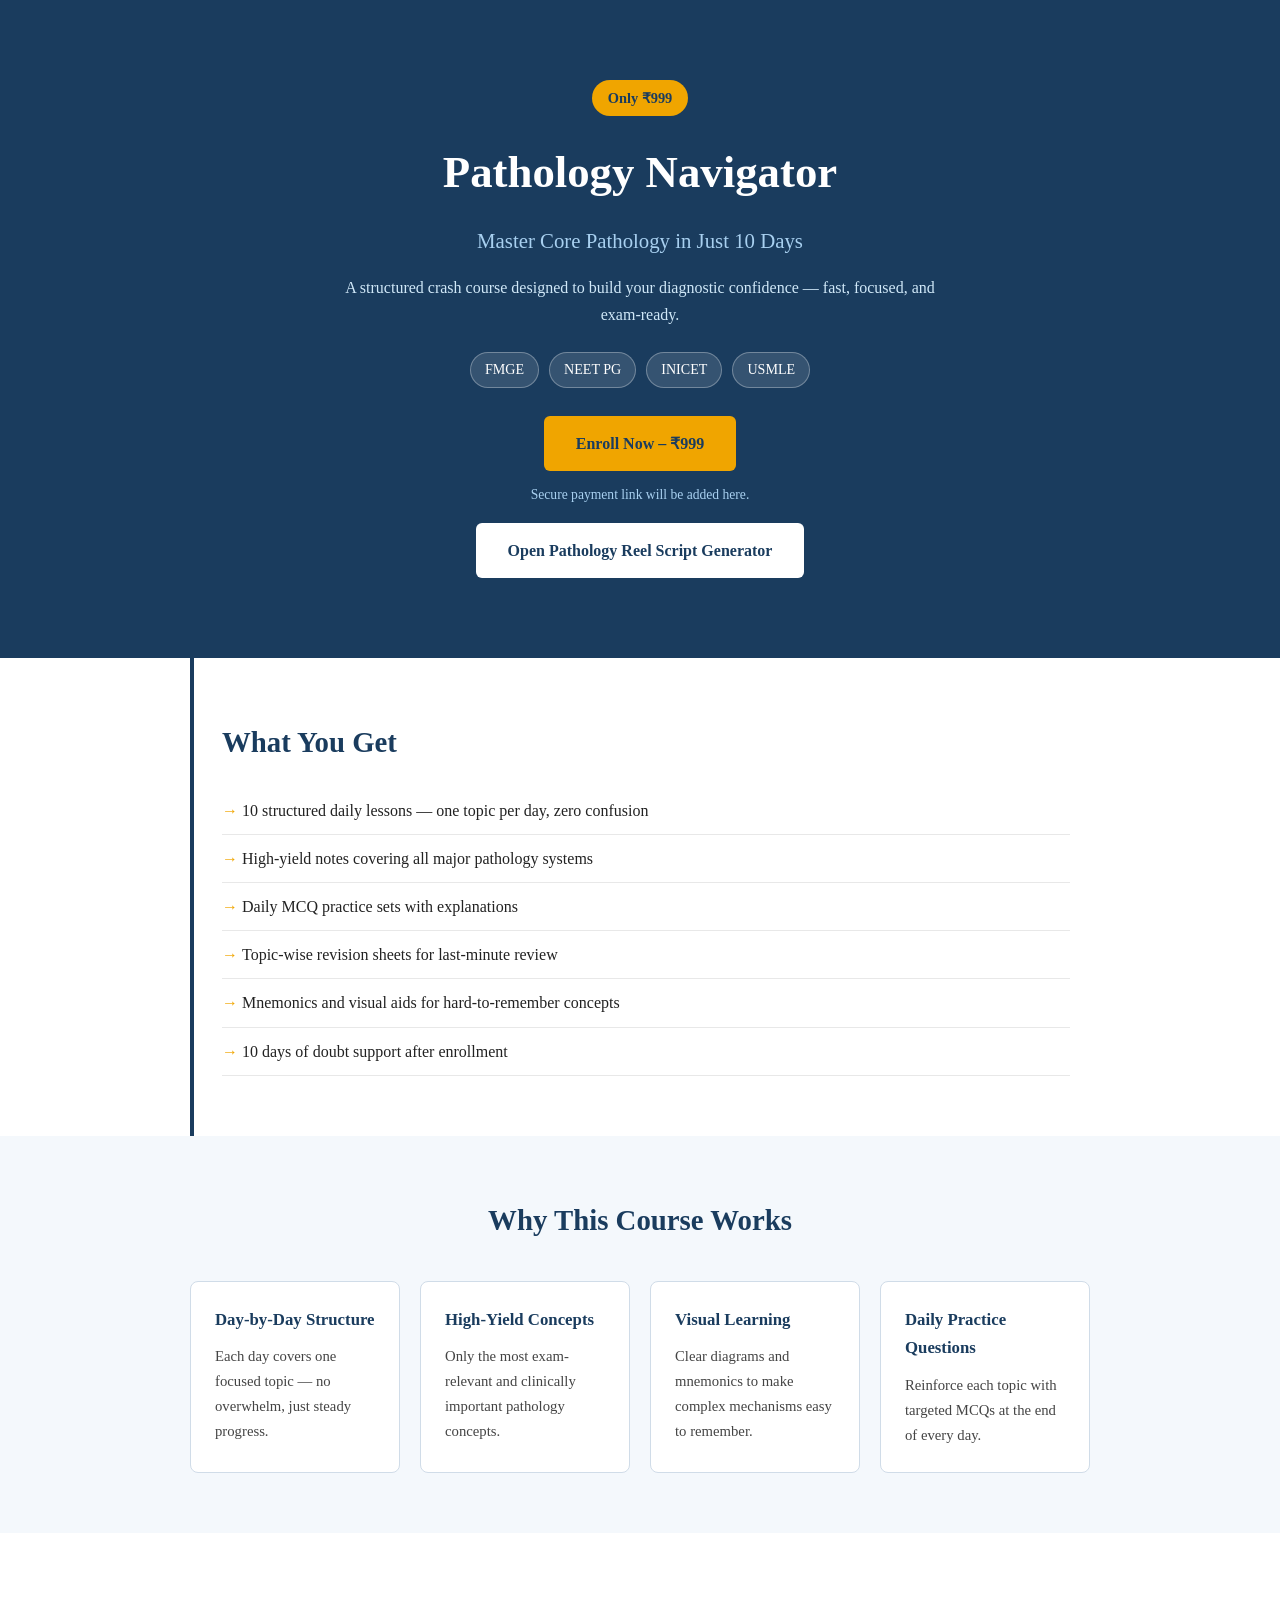
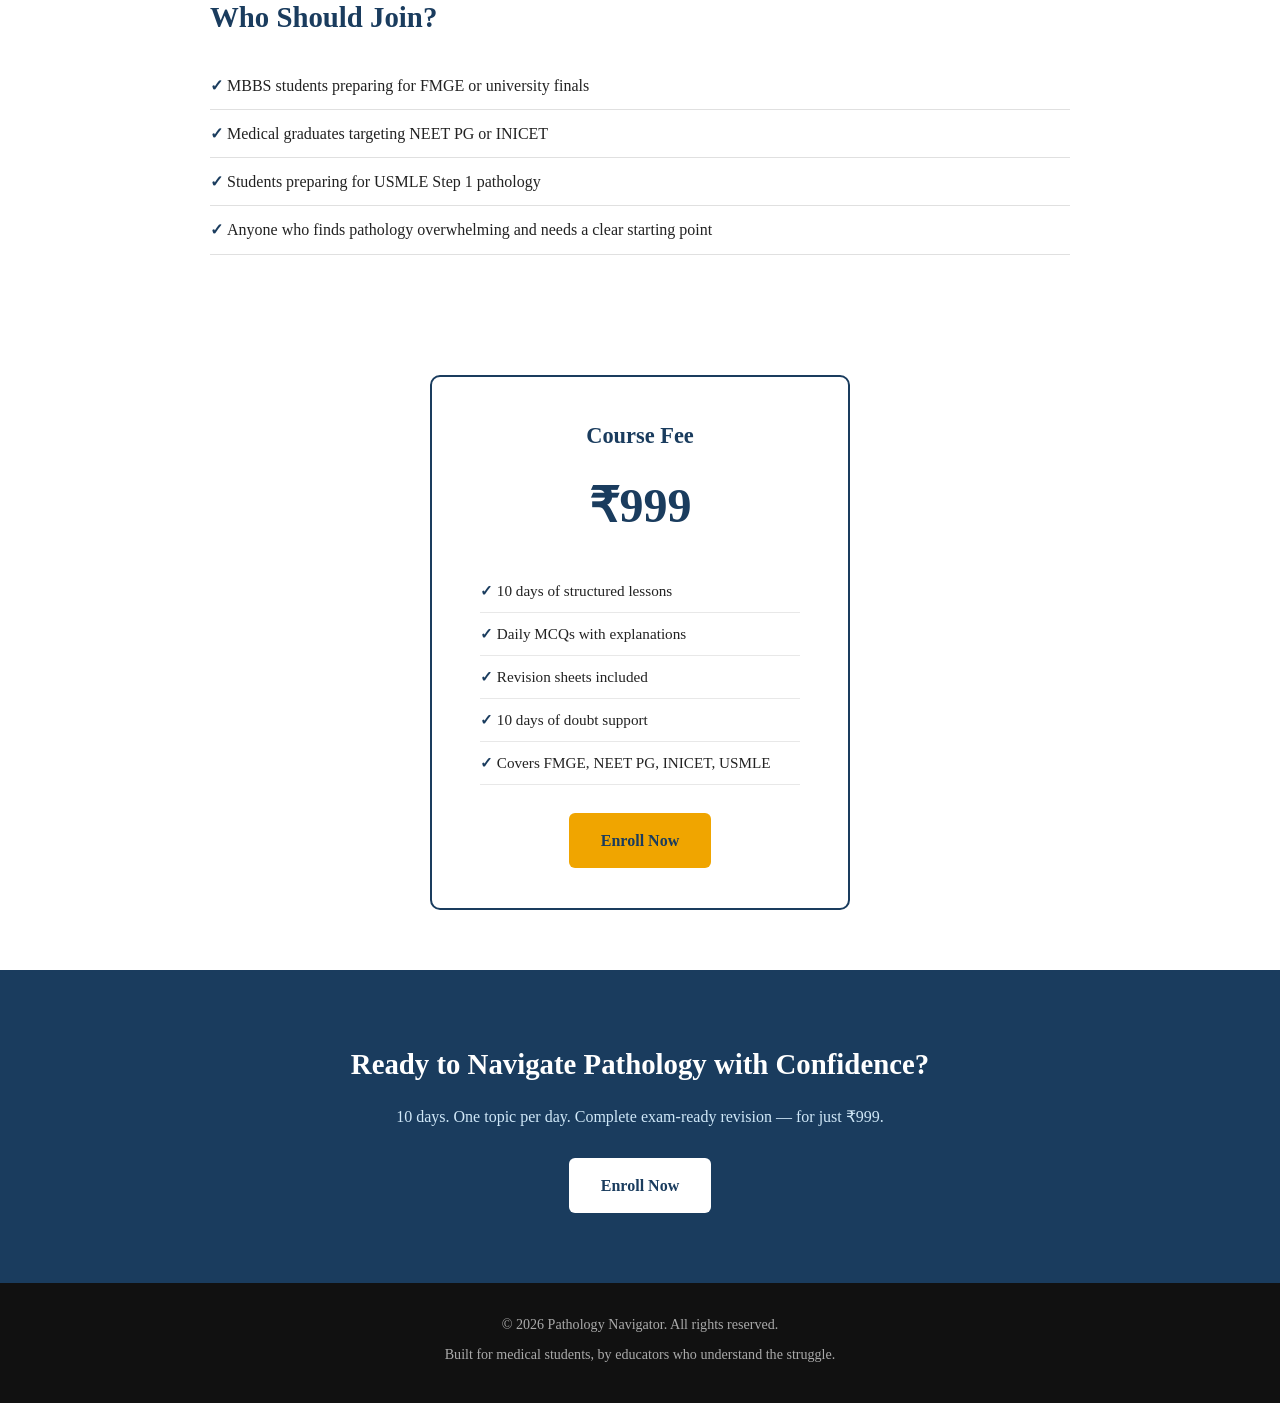
<file: index.html>
<!DOCTYPE html>
<html lang="en">
<head>
  <meta charset="UTF-8" />
  <meta name="viewport" content="width=device-width, initial-scale=1.0" />
  <title>Pathology Navigator – 10-Day Crash Course</title>
  <link rel="stylesheet" href="style.css" />
</head>
<body>

  <!-- Hero Section -->
  <section class="hero">
    <p class="price-badge">Only ₹999</p>
    <h1>Pathology Navigator</h1>
    <p class="tagline">Master Core Pathology in Just 10 Days</p>
    <p class="subtitle">A structured crash course designed to build your diagnostic confidence — fast, focused, and exam-ready.</p>
    <div class="exam-tags">
      <span>FMGE</span>
      <span>NEET PG</span>
      <span>INICET</span>
      <span>USMLE</span>
    </div>
    <a href="https://example.com/payment" class="btn">Enroll Now – ₹999</a>
    <p class="payment-note">Secure payment link will be added here.</p>
    <p style="margin-top: 16px;">
      <a href="reel-tool.html" class="btn btn-light">Open Pathology Reel Script Generator</a>
    </p>
  </section>

  <!-- What Students Will Get -->
  <section class="what-you-get">
    <h2>What You Get</h2>
    <ul class="get-list">
      <li>10 structured daily lessons — one topic per day, zero confusion</li>
      <li>High-yield notes covering all major pathology systems</li>
      <li>Daily MCQ practice sets with explanations</li>
      <li>Topic-wise revision sheets for last-minute review</li>
      <li>Mnemonics and visual aids for hard-to-remember concepts</li>
      <li>10 days of doubt support after enrollment</li>
    </ul>
  </section>

  <!-- Course Benefits -->
  <section class="benefits">
    <h2>Why This Course Works</h2>
    <div class="cards">
      <div class="card">
        <h3>Day-by-Day Structure</h3>
        <p>Each day covers one focused topic — no overwhelm, just steady progress.</p>
      </div>
      <div class="card">
        <h3>High-Yield Concepts</h3>
        <p>Only the most exam-relevant and clinically important pathology concepts.</p>
      </div>
      <div class="card">
        <h3>Visual Learning</h3>
        <p>Clear diagrams and mnemonics to make complex mechanisms easy to remember.</p>
      </div>
      <div class="card">
        <h3>Daily Practice Questions</h3>
        <p>Reinforce each topic with targeted MCQs at the end of every day.</p>
      </div>
    </div>
  </section>

  <!-- Who Should Join -->
  <section class="audience">
    <h2>Who Should Join?</h2>
    <ul>
      <li>MBBS students preparing for FMGE or university finals</li>
      <li>Medical graduates targeting NEET PG or INICET</li>
      <li>Students preparing for USMLE Step 1 pathology</li>
      <li>Anyone who finds pathology overwhelming and needs a clear starting point</li>
    </ul>
  </section>

  <!-- Pricing -->
  <section class="pricing">
    <div class="pricing-box">
      <h2>Course Fee</h2>
      <p class="price">₹999</p>
      <ul>
        <li>10 days of structured lessons</li>
        <li>Daily MCQs with explanations</li>
        <li>Revision sheets included</li>
        <li>10 days of doubt support</li>
        <li>Covers FMGE, NEET PG, INICET, USMLE</li>
      </ul>
      <a href="https://example.com/payment" class="btn">Enroll Now</a>
    </div>
  </section>

  <!-- Call to Action -->
  <section class="cta" id="cta">
    <h2>Ready to Navigate Pathology with Confidence?</h2>
    <p>10 days. One topic per day. Complete exam-ready revision — for just ₹999.</p>
    <a href="https://example.com/payment" class="btn btn-light">Enroll Now</a>
  </section>

  <!-- Footer -->
  <footer>
    <p>&copy; 2026 Pathology Navigator. All rights reserved.</p>
    <p>Built for medical students, by educators who understand the struggle.</p>
  </footer>

</body>
</html>
</file>
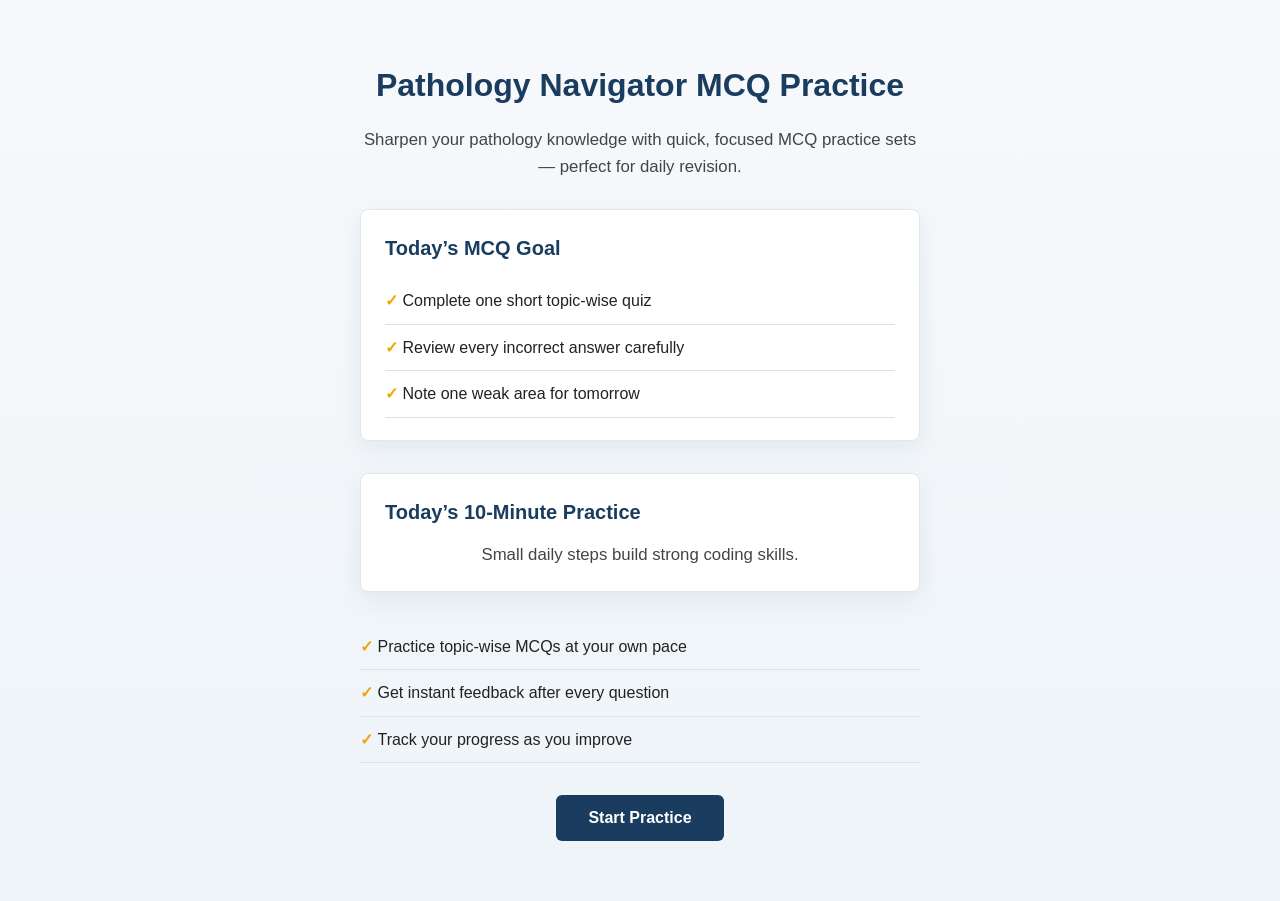
<file: practice.html>
<!DOCTYPE html>
<html lang="en">
<head>
  <meta charset="UTF-8" />
  <meta name="viewport" content="width=device-width, initial-scale=1.0" />
  <title>Pathology Navigator MCQ Practice</title>
  <style>
    * {
      margin: 0;
      padding: 0;
      box-sizing: border-box;
    }

    body {
      font-family: Arial, sans-serif;
      color: #222;
      line-height: 1.6;
      background: linear-gradient(180deg, #f7f9fc 0%, #eef4f8 100%);
      min-height: 100vh;
    }

    .container {
      max-width: 600px;
      margin: 0 auto;
      padding: 60px 20px;
      text-align: center;
    }

    h1 {
      font-size: 2rem;
      color: #1a3c5e;
      margin-bottom: 16px;
    }

    .intro {
      font-size: 1.05rem;
      color: #444;
      margin-bottom: 28px;
    }

    .goal-section {
      background-color: #fff;
      border: 1px solid #dfe8ef;
      border-radius: 8px;
      box-shadow: 0 8px 24px rgba(26, 60, 94, 0.08);
      margin: 0 0 32px;
      padding: 22px 24px;
    }

    .goal-section h2 {
      color: #1a3c5e;
      font-size: 1.25rem;
      margin-bottom: 14px;
      text-align: left;
    }

    ul {
      list-style: none;
      text-align: left;
      margin-bottom: 32px;
    }

    li {
      padding: 10px 0;
      font-size: 1rem;
      border-bottom: 1px solid #e0e0e0;
    }

    li::before {
      content: "✓ ";
      color: #f0a500;
      font-weight: bold;
    }

    .goal-section ul {
      margin-bottom: 0;
    }

    .btn {
      display: inline-block;
      background-color: #1a3c5e;
      color: #fff;
      padding: 14px 32px;
      border: none;
      border-radius: 6px;
      font-size: 1rem;
      font-weight: bold;
      text-decoration: none;
      cursor: pointer;
    }

    .btn:hover {
      background-color: #12293f;
    }

    .btn:disabled {
      background-color: #9db3c4;
      cursor: not-allowed;
    }

    .quiz-section,
    .result-section {
      text-align: left;
    }

    .quiz-progress {
      color: #1a3c5e;
      font-size: 1rem;
      font-weight: bold;
      margin-bottom: 12px;
    }

    .question-text {
      font-size: 1.15rem;
      font-weight: bold;
      color: #1a3c5e;
      margin-bottom: 18px;
    }

    .options-container {
      display: flex;
      flex-direction: column;
      gap: 10px;
      margin-bottom: 16px;
    }

    .option-btn {
      display: block;
      width: 100%;
      text-align: left;
      background-color: #fff;
      color: #222;
      border: 1px solid #d0dce8;
      border-radius: 6px;
      padding: 12px 16px;
      font-size: 1rem;
      font-family: inherit;
      cursor: pointer;
    }

    .option-btn:hover:not(:disabled) {
      border-color: #1a3c5e;
      background-color: #f7f9fc;
    }

    .option-btn:disabled {
      cursor: not-allowed;
    }

    .option-btn.correct {
      background-color: #e3f5e6;
      border-color: #2e8b40;
      color: #1f5c2b;
      font-weight: bold;
    }

    .option-btn.incorrect {
      background-color: #fbe7e7;
      border-color: #c0392b;
      color: #8a2b21;
      font-weight: bold;
    }

    .feedback {
      font-size: 1rem;
      font-weight: bold;
      min-height: 24px;
      margin-bottom: 16px;
    }

    .feedback.correct {
      color: #2e8b40;
    }

    .feedback.incorrect {
      color: #c0392b;
    }

    .score-text {
      font-size: 1.3rem;
      font-weight: bold;
      color: #1a3c5e;
      text-align: center;
      margin-bottom: 20px;
    }

    .review-section {
      margin-bottom: 22px;
    }

    .review-section h3 {
      color: #1a3c5e;
      font-size: 1.1rem;
      margin-bottom: 14px;
    }

    .review-item {
      border-top: 1px solid #dfe8ef;
      padding: 16px 0;
    }

    .review-item:last-child {
      border-bottom: 1px solid #dfe8ef;
    }

    .review-question {
      color: #1a3c5e;
      font-weight: bold;
      margin-bottom: 8px;
    }

    .review-answer {
      margin-bottom: 4px;
    }

    .review-status {
      font-weight: bold;
    }

    .review-status.correct {
      color: #2e8b40;
    }

    .review-status.incorrect {
      color: #c0392b;
    }

    .hidden {
      display: none;
    }
  </style>
</head>
<body>

  <div class="container">
    <h1>Pathology Navigator MCQ Practice</h1>
    <p class="intro">
      Sharpen your pathology knowledge with quick, focused MCQ practice sets — perfect for daily revision.
    </p>

    <section class="goal-section">
      <h2>Today’s MCQ Goal</h2>
      <ul>
        <li>Complete one short topic-wise quiz</li>
        <li>Review every incorrect answer carefully</li>
        <li>Note one weak area for tomorrow</li>
      </ul>
    </section>

    <section class="goal-section">
      <h2>Today’s 10-Minute Practice</h2>
      <p class="intro" style="margin-bottom: 0;">Small daily steps build strong coding skills.</p>
    </section>

    <ul>
      <li>Practice topic-wise MCQs at your own pace</li>
      <li>Get instant feedback after every question</li>
      <li>Track your progress as you improve</li>
    </ul>

    <button class="btn" type="button" id="start-btn">Start Practice</button>

    <section class="goal-section quiz-section hidden" id="quiz-section">
      <p class="quiz-progress" id="quiz-progress">Question 1 of 3</p>
      <p class="question-text" id="question-text"></p>
      <div class="options-container" id="options-container"></div>
      <p class="feedback" id="feedback"></p>
      <button class="btn hidden" type="button" id="next-btn">Next Question</button>
    </section>

    <section class="goal-section result-section hidden" id="result-section">
      <h2>Quiz Complete!</h2>
      <p class="score-text" id="score-text"></p>
      <div class="review-section" id="review-section"></div>
      <button class="btn" type="button" id="restart-btn">Restart Quiz</button>
    </section>
  </div>

  <script>
    var questions = [
      {
        question: 'Which cell type is the diagnostic hallmark of Hodgkin lymphoma?',
        options: ['Reed-Sternberg cell', 'Auer rod', 'Owl-eye inclusion', 'Councilman body'],
        correctIndex: 0
      },
      {
        question: 'Psammoma bodies are classically seen in which tumor?',
        options: ['Follicular thyroid carcinoma', 'Papillary thyroid carcinoma', 'Medullary thyroid carcinoma', 'Anaplastic thyroid carcinoma'],
        correctIndex: 1
      },
      {
        question: 'Which type of necrosis is characteristic of tuberculosis?',
        options: ['Coagulative necrosis', 'Liquefactive necrosis', 'Fat necrosis', 'Caseous necrosis'],
        correctIndex: 3
      }
    ];

    var currentIndex = 0;
    var score = 0;
    var answered = false;
    var selectedAnswers = [];

    var startBtn = document.getElementById('start-btn');
    var quizSection = document.getElementById('quiz-section');
    var resultSection = document.getElementById('result-section');
    var progressEl = document.getElementById('quiz-progress');
    var questionEl = document.getElementById('question-text');
    var optionsContainer = document.getElementById('options-container');
    var feedbackEl = document.getElementById('feedback');
    var nextBtn = document.getElementById('next-btn');
    var restartBtn = document.getElementById('restart-btn');
    var scoreText = document.getElementById('score-text');
    var reviewSection = document.getElementById('review-section');

    function renderQuestion() {
      answered = false;
      feedbackEl.textContent = '';
      feedbackEl.className = 'feedback';
      nextBtn.classList.add('hidden');

      var q = questions[currentIndex];
      progressEl.textContent = 'Question ' + (currentIndex + 1) + ' of ' + questions.length;
      questionEl.textContent = q.question;

      optionsContainer.innerHTML = '';
      q.options.forEach(function (option, index) {
        var optionBtn = document.createElement('button');
        optionBtn.type = 'button';
        optionBtn.className = 'option-btn';
        optionBtn.textContent = option;
        optionBtn.addEventListener('click', function () {
          selectOption(index, optionBtn);
        });
        optionsContainer.appendChild(optionBtn);
      });
    }

    function selectOption(index, optionBtn) {
      if (answered) {
        return;
      }
      answered = true;

      var q = questions[currentIndex];
      var allOptionBtns = optionsContainer.querySelectorAll('.option-btn');
      selectedAnswers[currentIndex] = index;

      allOptionBtns.forEach(function (btn) {
        btn.disabled = true;
      });

      if (index === q.correctIndex) {
        score++;
        optionBtn.classList.add('correct');
        feedbackEl.textContent = 'Correct!';
        feedbackEl.className = 'feedback correct';
      } else {
        optionBtn.classList.add('incorrect');
        allOptionBtns[q.correctIndex].classList.add('correct');
        feedbackEl.textContent = 'Incorrect. Correct answer: ' + q.options[q.correctIndex];
        feedbackEl.className = 'feedback incorrect';
      }

      nextBtn.classList.remove('hidden');
      nextBtn.textContent = currentIndex === questions.length - 1 ? 'See Score' : 'Next Question';
    }

    function showResult() {
      quizSection.classList.add('hidden');
      resultSection.classList.remove('hidden');
      scoreText.textContent = 'You scored ' + score + ' out of ' + questions.length + '.';
      renderReview();
    }

    function renderReview() {
      reviewSection.innerHTML = '';

      var reviewHeading = document.createElement('h3');
      reviewHeading.textContent = 'Review Answers';
      reviewSection.appendChild(reviewHeading);

      questions.forEach(function (q, index) {
        var selectedIndex = selectedAnswers[index];
        var isCorrect = selectedIndex === q.correctIndex;

        var reviewItem = document.createElement('div');
        reviewItem.className = 'review-item';

        var questionText = document.createElement('p');
        questionText.className = 'review-question';
        questionText.textContent = (index + 1) + '. ' + q.question;

        var selectedText = document.createElement('p');
        selectedText.className = 'review-answer';
        selectedText.textContent = 'Your answer: ' + q.options[selectedIndex];

        var correctText = document.createElement('p');
        correctText.className = 'review-answer';
        correctText.textContent = 'Correct answer: ' + q.options[q.correctIndex];

        var statusText = document.createElement('p');
        statusText.className = 'review-status ' + (isCorrect ? 'correct' : 'incorrect');
        statusText.textContent = isCorrect ? 'Correct' : 'Incorrect';

        reviewItem.appendChild(questionText);
        reviewItem.appendChild(selectedText);
        reviewItem.appendChild(correctText);
        reviewItem.appendChild(statusText);
        reviewSection.appendChild(reviewItem);
      });
    }

    startBtn.addEventListener('click', function () {
      currentIndex = 0;
      score = 0;
      selectedAnswers = [];
      startBtn.classList.add('hidden');
      resultSection.classList.add('hidden');
      quizSection.classList.remove('hidden');
      renderQuestion();
    });

    nextBtn.addEventListener('click', function () {
      currentIndex++;
      if (currentIndex < questions.length) {
        renderQuestion();
      } else {
        showResult();
      }
    });

    restartBtn.addEventListener('click', function () {
      currentIndex = 0;
      score = 0;
      selectedAnswers = [];
      reviewSection.innerHTML = '';
      resultSection.classList.add('hidden');
      startBtn.classList.remove('hidden');
    });
  </script>

</body>
</html>
</file>
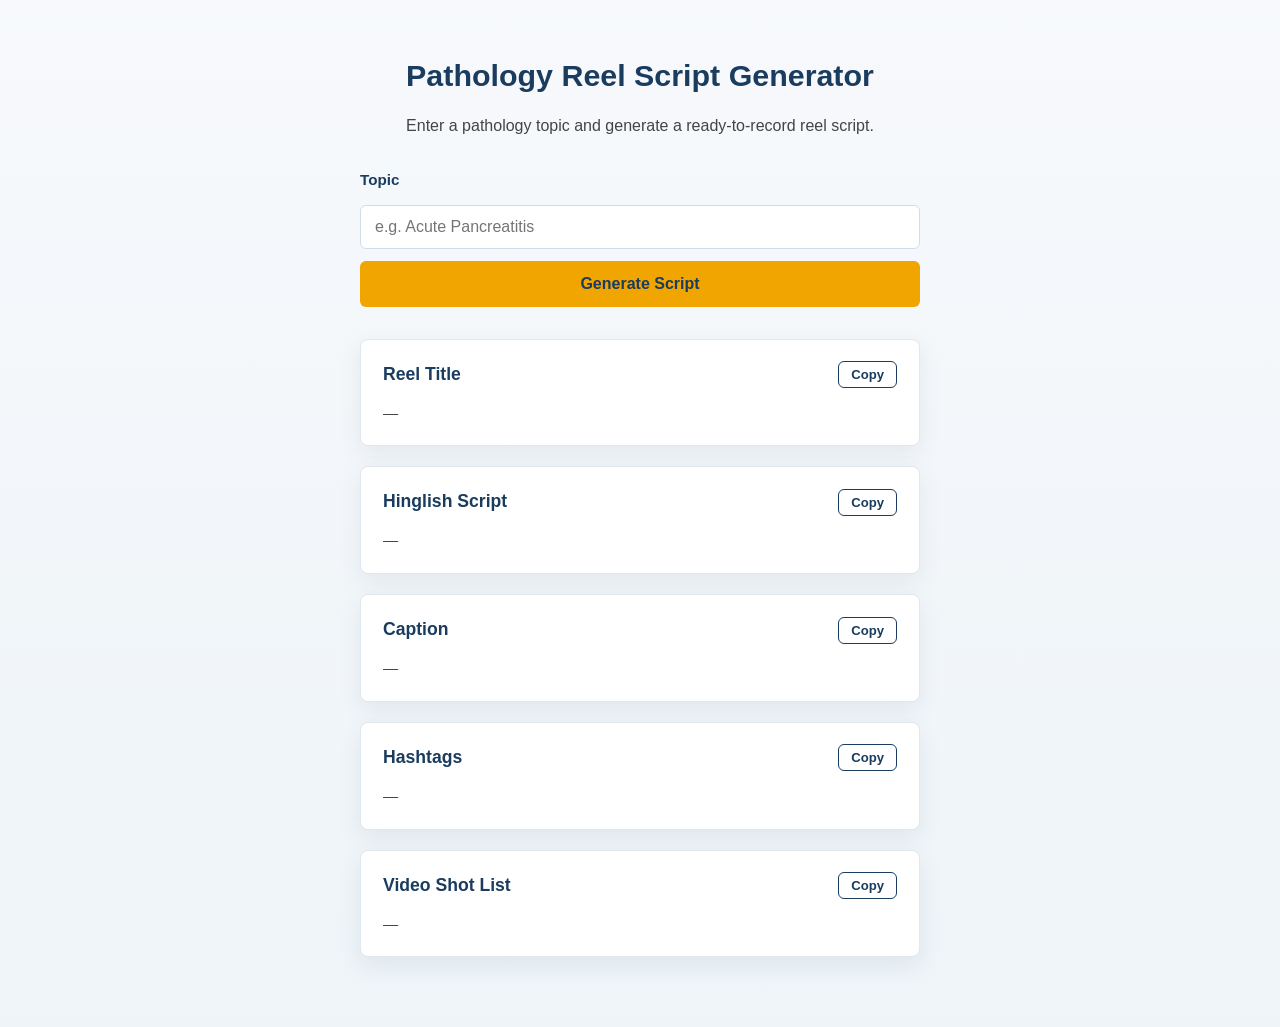
<file: reel-tool.html>
<!DOCTYPE html>
<html lang="en">
<head>
  <meta charset="UTF-8" />
  <meta name="viewport" content="width=device-width, initial-scale=1.0" />
  <title>Pathology Reel Script Generator</title>
  <link rel="stylesheet" href="style.css" />
  <style>
    body {
      font-family: Arial, sans-serif;
      background: linear-gradient(180deg, #f7f9fc 0%, #eef4f8 100%);
      min-height: 100vh;
    }

    .container {
      max-width: 600px;
      margin: 0 auto;
      padding: 50px 20px;
    }

    h1 {
      font-size: 1.9rem;
      color: #1a3c5e;
      text-align: center;
      margin-bottom: 10px;
    }

    .intro {
      font-size: 1rem;
      color: #444;
      text-align: center;
      margin-bottom: 28px;
    }

    .input-group {
      display: flex;
      flex-direction: column;
      gap: 12px;
      margin-bottom: 32px;
    }

    label {
      font-weight: bold;
      color: #1a3c5e;
      font-size: 0.95rem;
    }

    #topic-input {
      padding: 12px 14px;
      border: 1px solid #d0dce8;
      border-radius: 6px;
      font-size: 1rem;
      font-family: inherit;
    }

    #topic-input:focus {
      outline: none;
      border-color: #1a3c5e;
    }

    .generate-btn {
      width: 100%;
      border: none;
    }

    .output-section {
      background-color: #fff;
      border: 1px solid #dfe8ef;
      border-radius: 8px;
      box-shadow: 0 8px 24px rgba(26, 60, 94, 0.08);
      padding: 20px 22px;
      margin-bottom: 20px;
    }

    .output-header {
      display: flex;
      align-items: center;
      justify-content: space-between;
      gap: 12px;
      margin-bottom: 10px;
    }

    .output-header h2 {
      color: #1a3c5e;
      font-size: 1.1rem;
    }

    .copy-section-btn {
      flex-shrink: 0;
      background-color: #fff;
      color: #1a3c5e;
      border: 1px solid #1a3c5e;
      border-radius: 6px;
      padding: 5px 12px;
      font-size: 0.82rem;
      font-weight: bold;
      font-family: inherit;
      cursor: pointer;
      transition: background-color 0.2s ease, color 0.2s ease;
    }

    .copy-section-btn:hover {
      background-color: #1a3c5e;
      color: #fff;
    }

    .copy-section-btn.copied {
      background-color: #2fa967;
      border-color: #2fa967;
      color: #fff;
    }

    .output-section .output-content {
      font-size: 0.95rem;
      color: #444;
      white-space: pre-wrap;
    }

    @media (max-width: 480px) {
      h1 {
        font-size: 1.5rem;
      }
    }
  </style>
</head>
<body>

  <div class="container">
    <h1>Pathology Reel Script Generator</h1>
    <p class="intro">Enter a pathology topic and generate a ready-to-record reel script.</p>

    <div class="input-group">
      <label for="topic-input">Topic</label>
      <input type="text" id="topic-input" placeholder="e.g. Acute Pancreatitis" />
      <button class="btn generate-btn" type="button" id="generate-btn">Generate Script</button>
    </div>

    <div class="output-section">
      <div class="output-header">
        <h2>Reel Title</h2>
        <button class="copy-section-btn" type="button" data-target="title-output">Copy</button>
      </div>
      <p class="output-content" id="title-output">—</p>
    </div>

    <div class="output-section">
      <div class="output-header">
        <h2>Hinglish Script</h2>
        <button class="copy-section-btn" type="button" data-target="script-output">Copy</button>
      </div>
      <p class="output-content" id="script-output">—</p>
    </div>

    <div class="output-section">
      <div class="output-header">
        <h2>Caption</h2>
        <button class="copy-section-btn" type="button" data-target="caption-output">Copy</button>
      </div>
      <p class="output-content" id="caption-output">—</p>
    </div>

    <div class="output-section">
      <div class="output-header">
        <h2>Hashtags</h2>
        <button class="copy-section-btn" type="button" data-target="hashtags-output">Copy</button>
      </div>
      <p class="output-content" id="hashtags-output">—</p>
    </div>

    <div class="output-section">
      <div class="output-header">
        <h2>Video Shot List</h2>
        <button class="copy-section-btn" type="button" data-target="shotlist-output">Copy</button>
      </div>
      <p class="output-content" id="shotlist-output">—</p>
    </div>
  </div>

  <script>
    document.getElementById('generate-btn').addEventListener('click', function () {
      var topic = document.getElementById('topic-input').value.trim();

      if (!topic) {
        alert('Please enter a pathology topic first.');
        return;
      }

      var title = 'Don’t miss this MCQ trap: ' + topic;

      var script = [
        'Aaj baat karte hai ' + topic + ' ki.',
        'Ye topic exam mein baar baar puchha jaata hai.',
        topic + ' ka high-yield point yaad rakho.',
        'Examiner isi mein MCQ trap deta hai.',
        'Isko revise karna bilkul mat bhoolna.',
        'Follow karo, Save karo, Share karo.'
      ].join('\n');

      var caption = [
        topic + ' — high-yield for FMGE, NEET PG, INICET.',
        'Save this reel for quick revision.',
        'Tag a friend who needs this.',
        'More pathology reels every day.'
      ].join('\n');

      var hashtags = '#Pathology #' + topic.replace(/\s+/g, '') + ' #NEETPG #FMGE #INICET';

      var shotList = [
        '1. Close-up of you saying the topic name: "' + topic + '"',
        '2. Whiteboard/notes shot writing the key high-yield point',
        '3. Diagram or slide showing the mechanism/pathology',
        '4. Quick MCQ trap example on screen',
        '5. Talking-head outro: "Follow karo, Save karo, Share karo."'
      ].join('\n');

      document.getElementById('title-output').textContent = title;
      document.getElementById('script-output').textContent = script;
      document.getElementById('caption-output').textContent = caption;
      document.getElementById('hashtags-output').textContent = hashtags;
      document.getElementById('shotlist-output').textContent = shotList;
    });

    document.querySelectorAll('.copy-section-btn').forEach(function (btn) {
      btn.addEventListener('click', async function () {
        var target = document.getElementById(btn.dataset.target);
        var text = target.textContent.trim();

        if (!text || text === '—') {
          return;
        }

        try {
          await navigator.clipboard.writeText(text);
        } catch (err) {
          var range = document.createRange();
          range.selectNodeContents(target);
          var selection = window.getSelection();
          selection.removeAllRanges();
          selection.addRange(range);
          var copied = document.execCommand('copy');
          selection.removeAllRanges();
          if (!copied) {
            return;
          }
        }

        var originalLabel = 'Copy';
        btn.textContent = 'Copied!';
        btn.classList.add('copied');
        clearTimeout(btn._copyTimeout);
        btn._copyTimeout = setTimeout(function () {
          btn.textContent = originalLabel;
          btn.classList.remove('copied');
        }, 1500);
      });
    });
  </script>

</body>
</html>
</file>
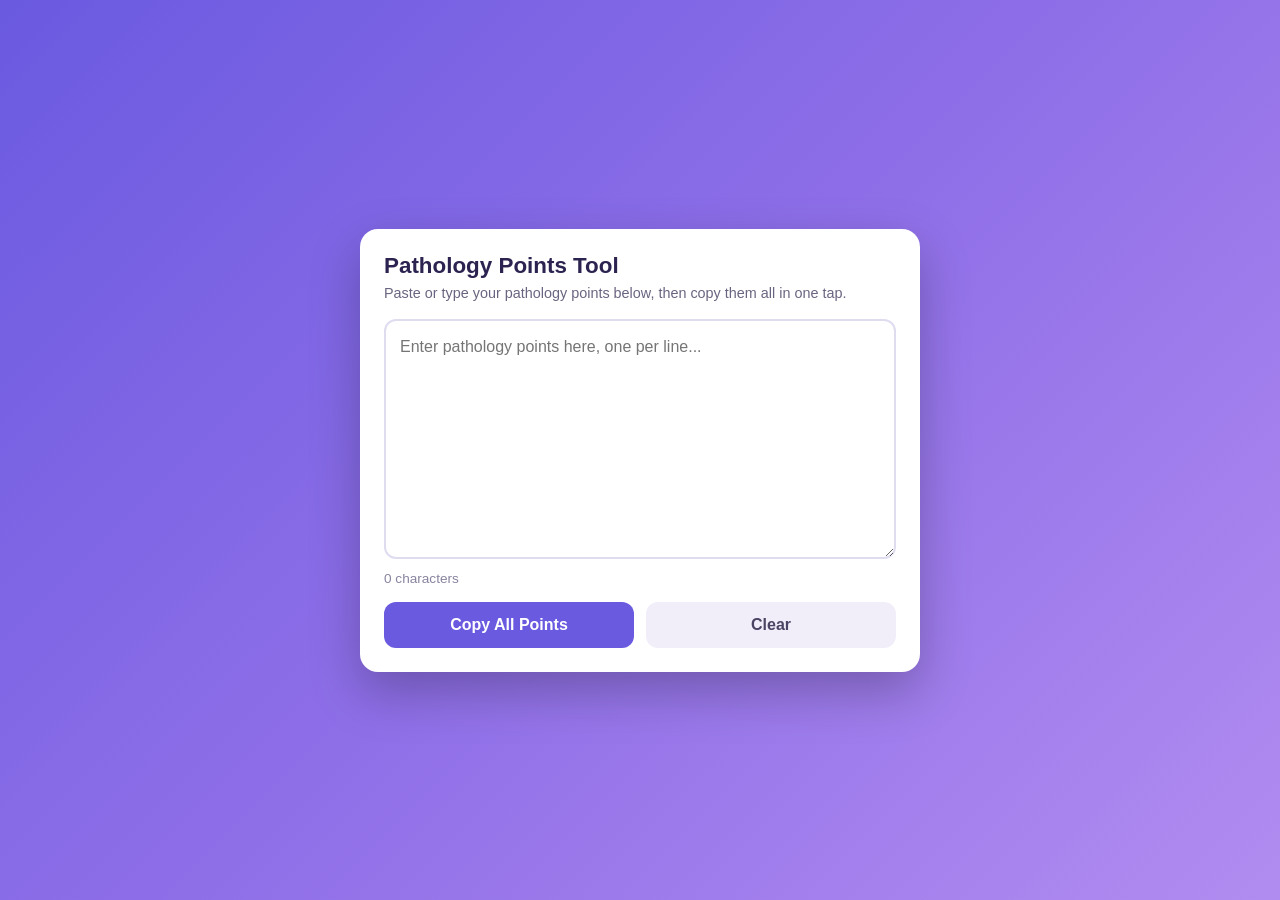
<file: video-practice/claude-copy-tool.html>
<!DOCTYPE html>
<html lang="en">
<head>
<meta charset="UTF-8">
<meta name="viewport" content="width=device-width, initial-scale=1.0">
<title>Pathology Points Tool</title>
<style>
  * {
    box-sizing: border-box;
  }

  body {
    margin: 0;
    min-height: 100vh;
    font-family: -apple-system, BlinkMacSystemFont, "Segoe UI", Roboto, Helvetica, Arial, sans-serif;
    background: linear-gradient(135deg, #6a5ae0 0%, #8f6fe8 50%, #b18cf0 100%);
    display: flex;
    align-items: center;
    justify-content: center;
    padding: 20px;
  }

  .card {
    width: 100%;
    max-width: 560px;
    background: #ffffff;
    border-radius: 18px;
    box-shadow: 0 20px 50px rgba(0, 0, 0, 0.25);
    padding: 24px;
  }

  h1 {
    margin: 0 0 6px;
    font-size: 1.4rem;
    color: #2d2350;
  }

  p.subtitle {
    margin: 0 0 18px;
    font-size: 0.9rem;
    color: #6b6480;
  }

  textarea {
    width: 100%;
    min-height: 240px;
    resize: vertical;
    padding: 14px;
    font-size: 1rem;
    line-height: 1.5;
    border: 2px solid #e0dcf0;
    border-radius: 12px;
    color: #2d2350;
    outline: none;
    transition: border-color 0.2s ease;
    font-family: inherit;
  }

  textarea:focus {
    border-color: #6a5ae0;
  }

  .meta-row {
    display: flex;
    justify-content: space-between;
    align-items: center;
    margin-top: 8px;
    font-size: 0.85rem;
    color: #8a83a0;
  }

  .status {
    font-weight: 600;
    color: #2fa967;
    opacity: 0;
    transition: opacity 0.2s ease;
  }

  .status.show {
    opacity: 1;
  }

  .buttons {
    display: flex;
    gap: 12px;
    margin-top: 16px;
  }

  button {
    flex: 1;
    padding: 14px;
    font-size: 1rem;
    font-weight: 600;
    border: none;
    border-radius: 12px;
    cursor: pointer;
    transition: transform 0.08s ease, opacity 0.2s ease;
  }

  button:active {
    transform: scale(0.97);
  }

  .copy-btn {
    background: #6a5ae0;
    color: #fff;
  }

  .copy-btn:hover {
    background: #5847d4;
  }

  .clear-btn {
    background: #f1eefa;
    color: #4a4363;
  }

  .clear-btn:hover {
    background: #e5e0f5;
  }

  @media (max-width: 400px) {
    .buttons {
      flex-direction: column;
    }
  }
</style>
</head>
<body>

<div class="card">
  <h1>Pathology Points Tool</h1>
  <p class="subtitle">Paste or type your pathology points below, then copy them all in one tap.</p>

  <textarea id="pointsArea" placeholder="Enter pathology points here, one per line..."></textarea>

  <div class="meta-row">
    <span id="charCount">0 characters</span>
    <span id="statusMsg" class="status">Copied!</span>
  </div>

  <div class="buttons">
    <button class="copy-btn" id="copyBtn">Copy All Points</button>
    <button class="clear-btn" id="clearBtn">Clear</button>
  </div>
</div>

<script>
  const textarea = document.getElementById('pointsArea');
  const charCount = document.getElementById('charCount');
  const statusMsg = document.getElementById('statusMsg');
  const copyBtn = document.getElementById('copyBtn');
  const clearBtn = document.getElementById('clearBtn');

  function updateCharCount() {
    charCount.textContent = textarea.value.length + ' characters';
  }

  function showStatus() {
    statusMsg.classList.add('show');
    clearTimeout(showStatus._t);
    showStatus._t = setTimeout(() => statusMsg.classList.remove('show'), 1800);
  }

  textarea.addEventListener('input', updateCharCount);

  copyBtn.addEventListener('click', async () => {
    if (!textarea.value) return;
    try {
      await navigator.clipboard.writeText(textarea.value);
    } catch (err) {
      textarea.select();
      document.execCommand('copy');
    }
    showStatus();
  });

  clearBtn.addEventListener('click', () => {
    textarea.value = '';
    updateCharCount();
    textarea.focus();
  });

  updateCharCount();
</script>

</body>
</html>
</file>
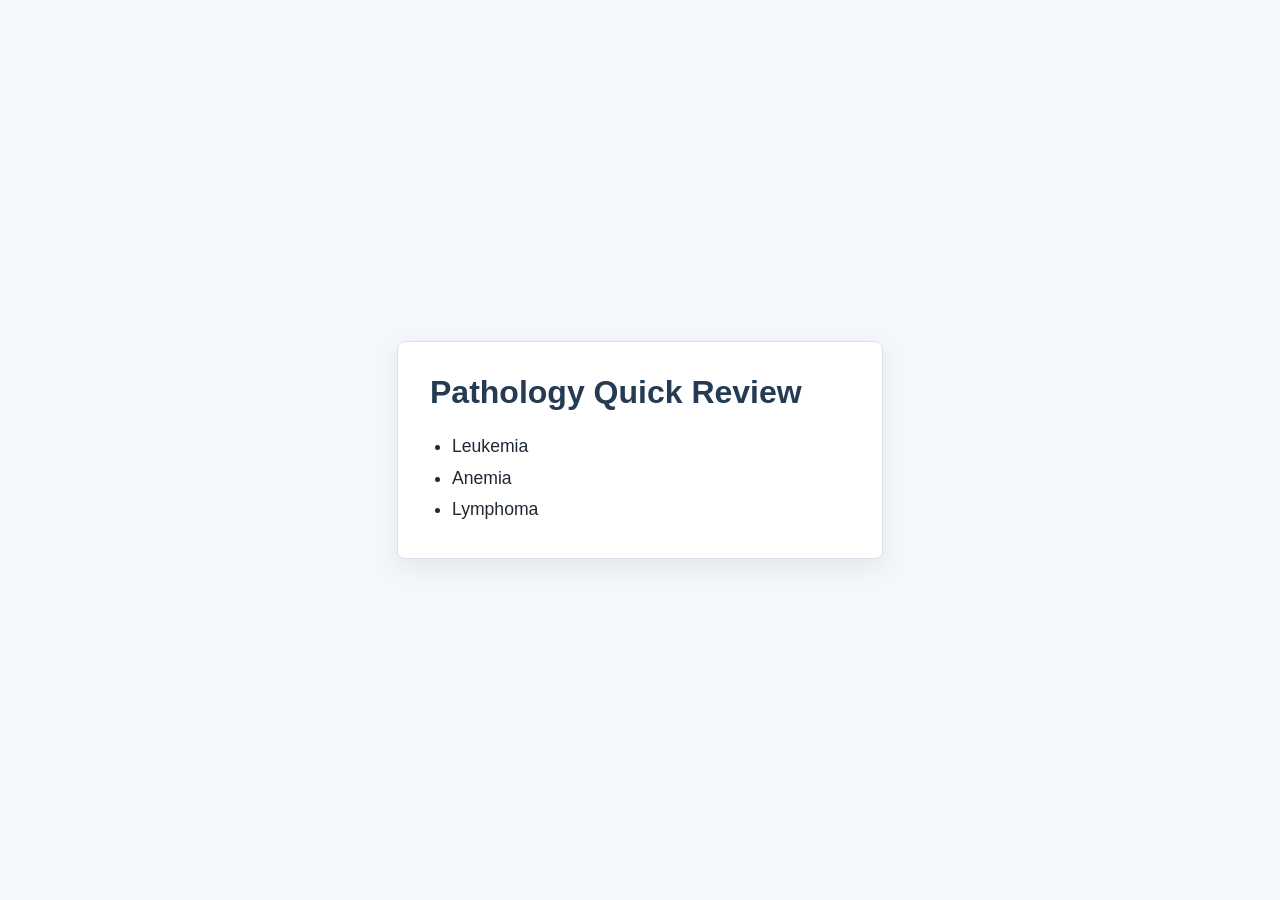
<file: video-practice/codex-comparison.html>
<!DOCTYPE html>
<html lang="en">
<head>
  <meta charset="UTF-8">
  <meta name="viewport" content="width=device-width, initial-scale=1.0">
  <title>Pathology Quick Review</title>
  <style>
    body {
      margin: 0;
      min-height: 100vh;
      font-family: Arial, sans-serif;
      background: #f4f7fb;
      color: #1f2933;
      display: flex;
      align-items: center;
      justify-content: center;
    }

    main {
      width: min(90%, 420px);
      padding: 32px;
      background: #ffffff;
      border: 1px solid #d9e2ec;
      border-radius: 8px;
      box-shadow: 0 8px 24px rgba(31, 41, 51, 0.08);
    }

    h1 {
      margin: 0 0 20px;
      font-size: 2rem;
      color: #243b53;
    }

    ul {
      margin: 0;
      padding-left: 22px;
      line-height: 1.8;
      font-size: 1.1rem;
    }
  </style>
</head>
<body>
  <main>
    <h1>Pathology Quick Review</h1>
    <ul>
      <li>Leukemia</li>
      <li>Anemia</li>
      <li>Lymphoma</li>
    </ul>
  </main>
</body>
</html>
</file>
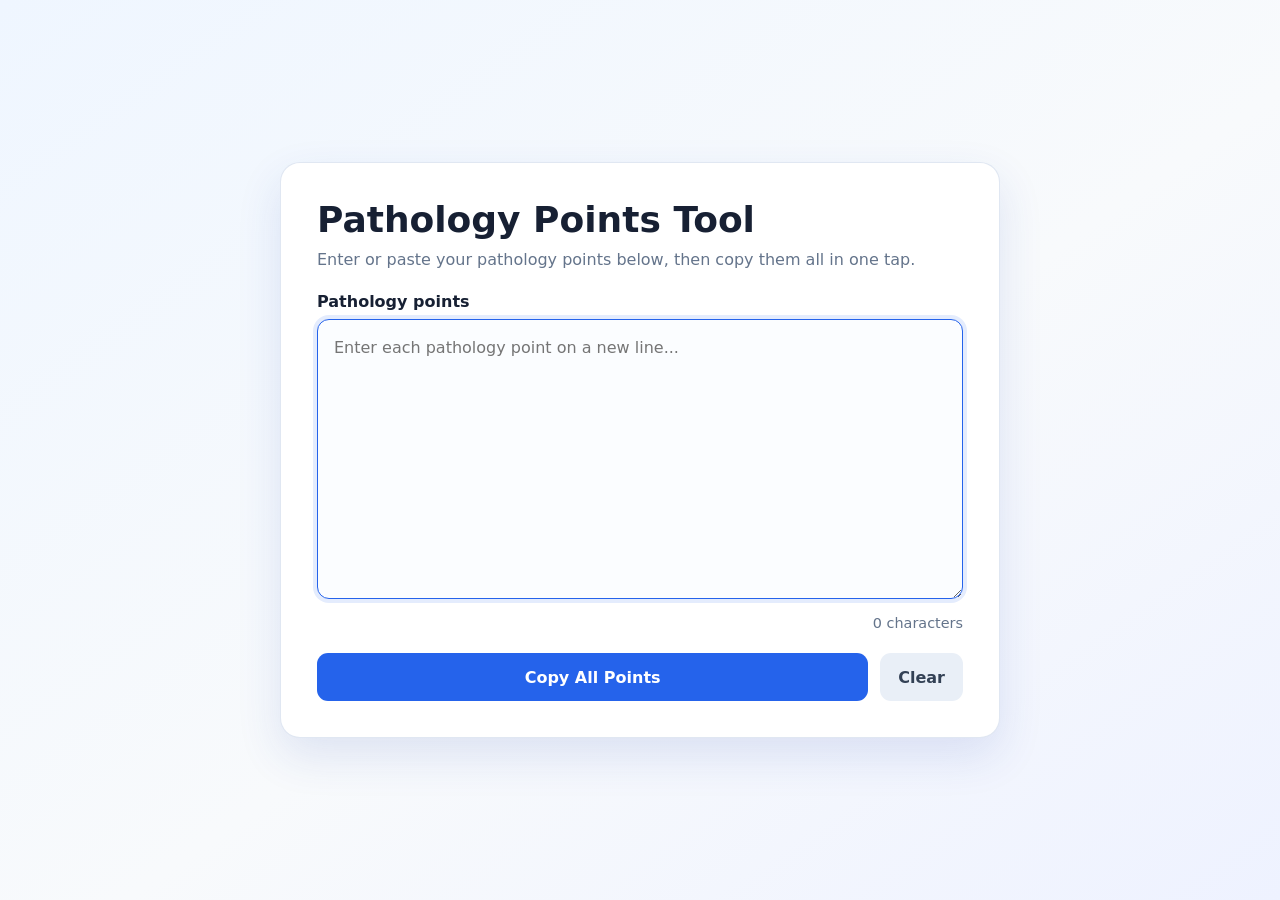
<file: video-practice/codex-copy-tool.html>
<!DOCTYPE html>
<html lang="en">
<head>
  <meta charset="UTF-8">
  <meta name="viewport" content="width=device-width, initial-scale=1.0">
  <title>Pathology Points Tool</title>
  <style>
    :root {
      color-scheme: light;
      --primary: #2563eb;
      --primary-dark: #1d4ed8;
      --text: #172033;
      --muted: #64748b;
      --border: #d9e2ef;
      --surface: #ffffff;
      --success: #15803d;
    }

    * {
      box-sizing: border-box;
    }

    body {
      min-height: 100vh;
      margin: 0;
      padding: 24px 16px;
      display: grid;
      place-items: center;
      font-family: system-ui, -apple-system, BlinkMacSystemFont, "Segoe UI", sans-serif;
      color: var(--text);
      background: linear-gradient(145deg, #eff6ff, #f8fafc 55%, #eef2ff);
    }

    .tool {
      width: min(100%, 720px);
      padding: clamp(20px, 5vw, 36px);
      background: var(--surface);
      border: 1px solid rgba(217, 226, 239, 0.8);
      border-radius: 20px;
      box-shadow: 0 18px 45px rgba(30, 64, 175, 0.12);
    }

    h1 {
      margin: 0 0 8px;
      font-size: clamp(1.6rem, 6vw, 2.25rem);
      line-height: 1.15;
    }

    .intro {
      margin: 0 0 20px;
      color: var(--muted);
      line-height: 1.5;
    }

    label {
      display: block;
      margin-bottom: 8px;
      font-weight: 700;
    }

    textarea {
      width: 100%;
      min-height: 280px;
      padding: 16px;
      resize: vertical;
      border: 1px solid var(--border);
      border-radius: 12px;
      font: inherit;
      font-size: 1rem;
      line-height: 1.55;
      color: var(--text);
      background: #fbfdff;
      transition: border-color 150ms ease, box-shadow 150ms ease;
    }

    textarea:focus {
      outline: none;
      border-color: var(--primary);
      box-shadow: 0 0 0 4px rgba(37, 99, 235, 0.12);
    }

    .meta {
      min-height: 24px;
      margin-top: 8px;
      display: flex;
      align-items: center;
      justify-content: space-between;
      gap: 12px;
      color: var(--muted);
      font-size: 0.9rem;
    }

    #status {
      color: var(--success);
      font-weight: 700;
    }

    .actions {
      margin-top: 18px;
      display: flex;
      gap: 12px;
    }

    button {
      min-height: 48px;
      padding: 12px 18px;
      border: 0;
      border-radius: 11px;
      font: inherit;
      font-weight: 700;
      cursor: pointer;
      transition: transform 120ms ease, background 120ms ease;
    }

    button:active {
      transform: translateY(1px);
    }

    #copyButton {
      flex: 1;
      color: #ffffff;
      background: var(--primary);
    }

    #copyButton:hover {
      background: var(--primary-dark);
    }

    #clearButton {
      color: #334155;
      background: #e9eff7;
    }

    #clearButton:hover {
      background: #dce5f0;
    }

    button:focus-visible {
      outline: 3px solid rgba(37, 99, 235, 0.35);
      outline-offset: 2px;
    }

    @media (max-width: 480px) {
      body {
        padding: 12px;
        place-items: start center;
      }

      .tool {
        border-radius: 16px;
      }

      textarea {
        min-height: 50vh;
      }

      .actions {
        flex-direction: column;
      }

      #clearButton {
        order: 2;
      }
    }
  </style>
</head>
<body>
  <main class="tool">
    <h1>Pathology Points Tool</h1>
    <p class="intro">Enter or paste your pathology points below, then copy them all in one tap.</p>

    <label for="points">Pathology points</label>
    <textarea id="points" placeholder="Enter each pathology point on a new line..." autofocus></textarea>

    <div class="meta">
      <span id="status" role="status" aria-live="polite"></span>
      <span><span id="characterCount">0</span> characters</span>
    </div>

    <div class="actions">
      <button id="copyButton" type="button">Copy All Points</button>
      <button id="clearButton" type="button">Clear</button>
    </div>
  </main>

  <script>
    const points = document.getElementById('points');
    const characterCount = document.getElementById('characterCount');
    const status = document.getElementById('status');
    const copyButton = document.getElementById('copyButton');
    const clearButton = document.getElementById('clearButton');
    let statusTimer;

    function updateCount() {
      characterCount.textContent = points.value.length.toLocaleString();
    }

    function showStatus(message) {
      clearTimeout(statusTimer);
      status.textContent = message;
      statusTimer = setTimeout(() => {
        status.textContent = '';
      }, 1800);
    }

    async function copyAllPoints() {
      if (!points.value) {
        points.focus();
        return;
      }

      try {
        await navigator.clipboard.writeText(points.value);
      } catch (error) {
        points.select();
        document.execCommand('copy');
        points.setSelectionRange(points.value.length, points.value.length);
      }

      showStatus('Copied!');
    }

    points.addEventListener('input', updateCount);
    copyButton.addEventListener('click', copyAllPoints);
    clearButton.addEventListener('click', () => {
      points.value = '';
      status.textContent = '';
      updateCount();
      points.focus();
    });
  </script>
</body>
</html>
</file>
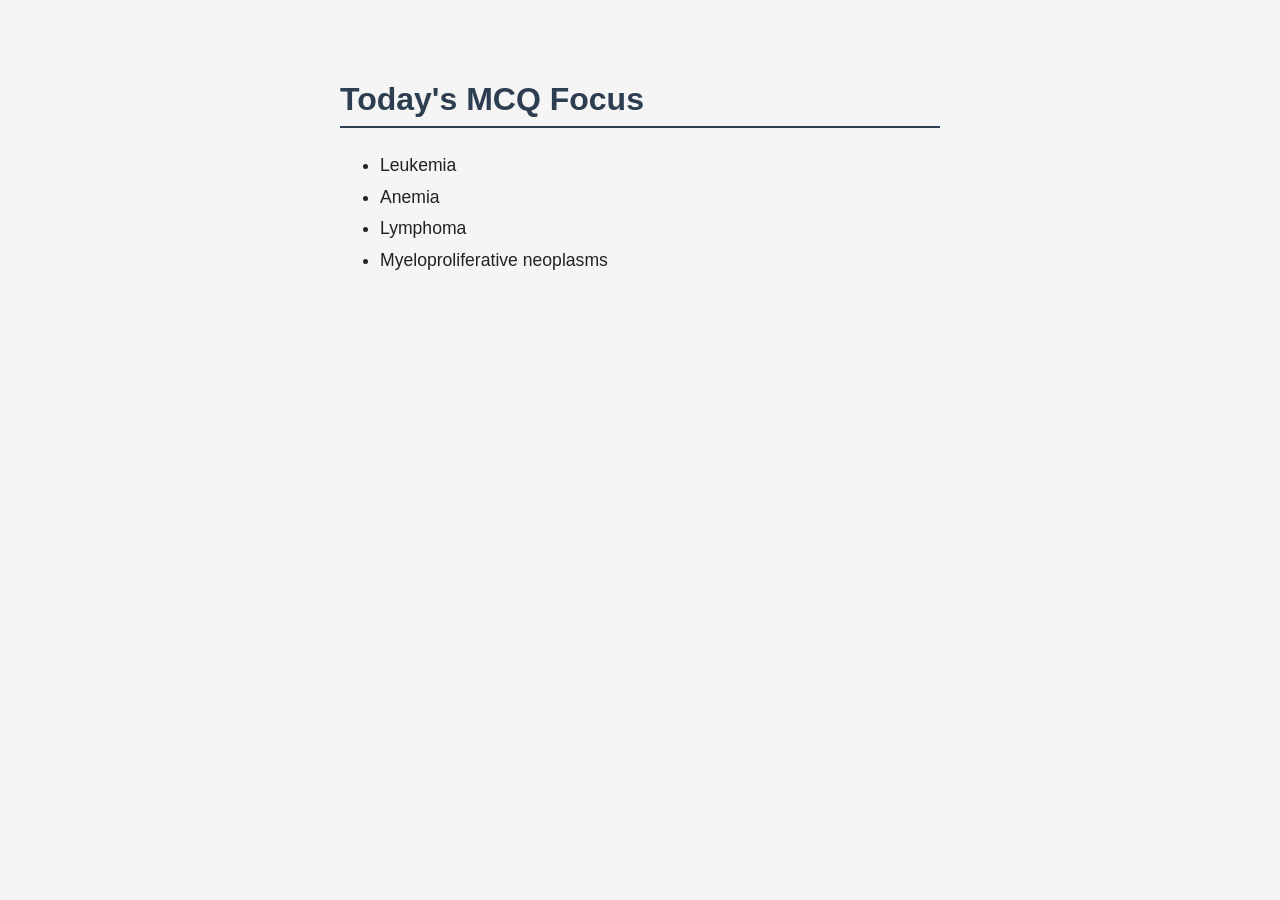
<file: video-practice/today-practice.html>
<!DOCTYPE html>
<html lang="en">
<head>
<meta charset="UTF-8">
<title>Today's MCQ Focus</title>
<style>
  body {
    font-family: Arial, Helvetica, sans-serif;
    background-color: #f5f5f5;
    color: #222;
    max-width: 600px;
    margin: 40px auto;
    padding: 20px;
  }
  h1 {
    color: #2c3e50;
    border-bottom: 2px solid #2c3e50;
    padding-bottom: 8px;
  }
  ul {
    font-size: 1.1em;
    line-height: 1.8;
  }
</style>
</head>
<body>
  <h1>Today's MCQ Focus</h1>
  <ul>
    <li>Leukemia</li>
    <li>Anemia</li>
    <li>Lymphoma</li>
    <li>Myeloproliferative neoplasms</li>
  </ul>
</body>
</html>
</file>
<file: style.css>
/* Base Reset */
* {
  margin: 0;
  padding: 0;
  box-sizing: border-box;
}

body {
  font-family: Georgia, serif;
  color: #222;
  line-height: 1.7;
}

/* Shared Section Padding */
section {
  padding: 60px 20px;
  max-width: 900px;
  margin: 0 auto;
}

/* Hero */
.hero {
  background-color: #1a3c5e;
  color: #fff;
  text-align: center;
  padding: 80px 20px;
  max-width: 100%;
}

.price-badge {
  display: inline-block;
  background-color: #f0a500;
  color: #1a3c5e;
  font-weight: bold;
  font-size: 0.9rem;
  padding: 6px 16px;
  border-radius: 20px;
  margin-bottom: 18px;
}

.hero h1 {
  font-size: 2.8rem;
  margin-bottom: 12px;
}

.hero .tagline {
  font-size: 1.3rem;
  color: #a8d0f0;
  margin-bottom: 16px;
}

.hero .subtitle {
  font-size: 1rem;
  max-width: 600px;
  margin: 0 auto 24px;
  color: #d0e8f8;
}

.exam-tags {
  display: flex;
  justify-content: center;
  flex-wrap: wrap;
  gap: 10px;
  margin-bottom: 28px;
}

.exam-tags span {
  background-color: rgba(255, 255, 255, 0.12);
  border: 1px solid rgba(255, 255, 255, 0.3);
  color: #fff;
  padding: 5px 14px;
  border-radius: 20px;
  font-size: 0.88rem;
}

.payment-note {
  margin-top: 12px;
  font-size: 0.85rem;
  color: #a8d0f0;
}

/* Buttons */
.btn {
  display: inline-block;
  background-color: #f0a500;
  color: #1a3c5e;
  padding: 14px 32px;
  border-radius: 6px;
  text-decoration: none;
  font-weight: bold;
  font-size: 1rem;
}

.btn:hover {
  background-color: #d4900a;
}

.btn-light {
  background-color: #fff;
  color: #1a3c5e;
}

.btn-light:hover {
  background-color: #e8e8e8;
}

/* What You Get */
.what-you-get {
  border-left: 4px solid #1a3c5e;
  padding-left: 28px;
}

.what-you-get h2 {
  font-size: 1.8rem;
  color: #1a3c5e;
  margin-bottom: 20px;
}

.get-list {
  list-style: none;
  padding: 0;
}

.get-list li {
  padding: 10px 0;
  border-bottom: 1px solid #e8e8e8;
  font-size: 1rem;
}

.get-list li::before {
  content: "→ ";
  color: #f0a500;
  font-weight: bold;
}

/* Benefits */
.benefits {
  background-color: #f4f8fc;
  max-width: 100%;
  padding: 60px 20px;
}

.benefits h2 {
  text-align: center;
  font-size: 1.8rem;
  margin-bottom: 36px;
  color: #1a3c5e;
}

.cards {
  display: flex;
  flex-wrap: wrap;
  gap: 20px;
  justify-content: center;
  max-width: 900px;
  margin: 0 auto;
}

.card {
  background-color: #fff;
  border: 1px solid #d0dce8;
  border-radius: 8px;
  padding: 24px;
  width: 200px;
  flex: 1 1 200px;
}

.card h3 {
  font-size: 1.05rem;
  color: #1a3c5e;
  margin-bottom: 10px;
}

.card p {
  font-size: 0.92rem;
  color: #444;
}

/* Audience */
.audience h2 {
  font-size: 1.8rem;
  color: #1a3c5e;
  margin-bottom: 20px;
}

.audience ul {
  list-style: none;
  padding: 0;
}

.audience ul li {
  padding: 10px 0;
  border-bottom: 1px solid #e0e0e0;
  font-size: 1rem;
}

.audience ul li::before {
  content: "✓ ";
  color: #1a3c5e;
  font-weight: bold;
}

/* Pricing */
.pricing {
  text-align: center;
}

.pricing-box {
  display: inline-block;
  border: 2px solid #1a3c5e;
  border-radius: 10px;
  padding: 40px 48px;
  max-width: 420px;
  width: 100%;
}

.pricing-box h2 {
  font-size: 1.4rem;
  color: #1a3c5e;
  margin-bottom: 10px;
}

.pricing-box .price {
  font-size: 3rem;
  font-weight: bold;
  color: #1a3c5e;
  margin-bottom: 24px;
}

.pricing-box ul {
  list-style: none;
  text-align: left;
  margin-bottom: 28px;
  padding: 0;
}

.pricing-box ul li {
  padding: 8px 0;
  border-bottom: 1px solid #e8e8e8;
  font-size: 0.95rem;
}

.pricing-box ul li::before {
  content: "✓ ";
  color: #1a3c5e;
  font-weight: bold;
}

/* CTA */
.cta {
  background-color: #1a3c5e;
  color: #fff;
  text-align: center;
  max-width: 100%;
  padding: 70px 20px;
}

.cta h2 {
  font-size: 1.8rem;
  margin-bottom: 14px;
}

.cta p {
  font-size: 1rem;
  margin-bottom: 28px;
  color: #d0e8f8;
}

/* Footer */
footer {
  background-color: #111;
  color: #aaa;
  text-align: center;
  padding: 30px 20px;
  font-size: 0.88rem;
}

footer p {
  margin-bottom: 6px;
}
</file>
